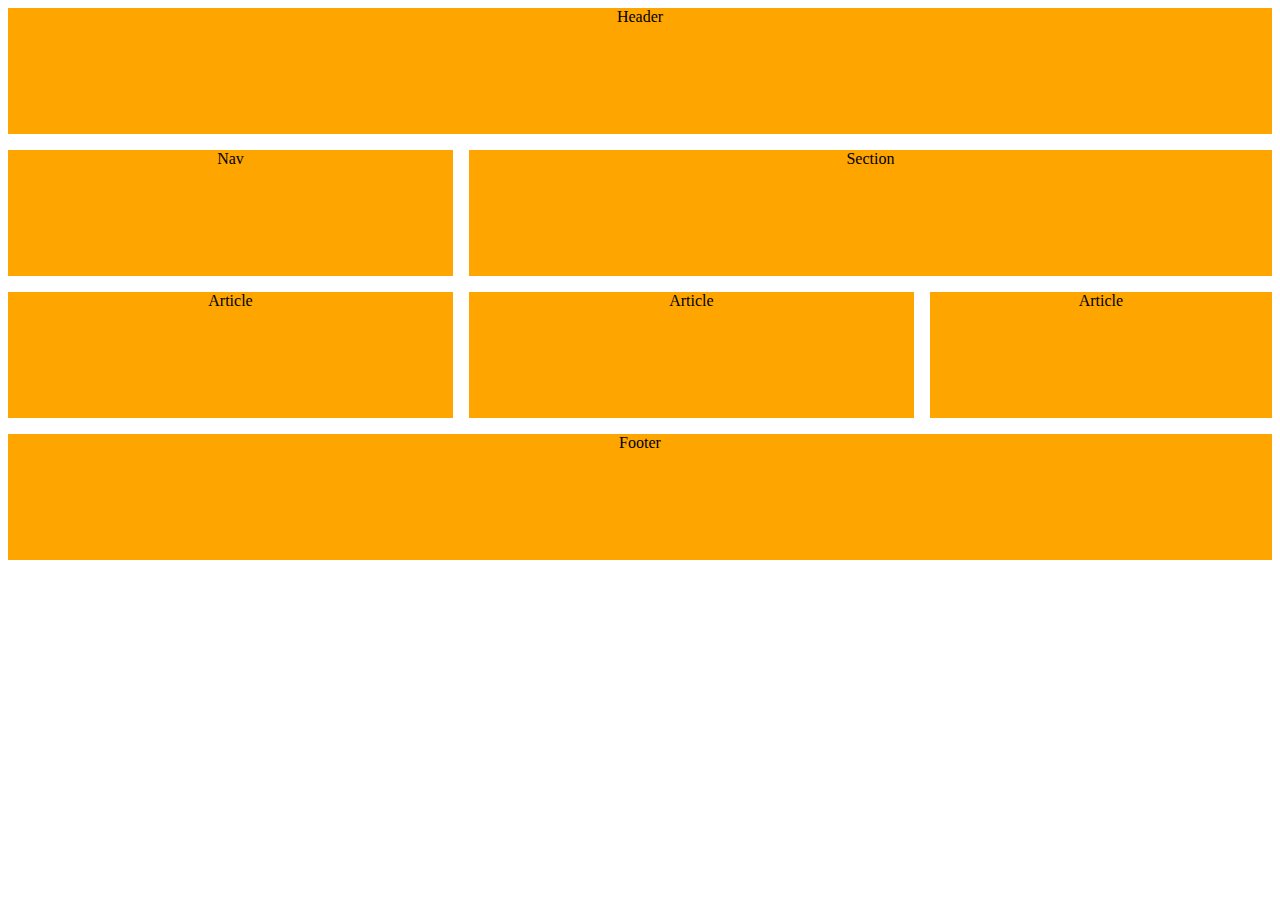
<file: Responsive Designs/Challenge_1/index.html>
<!DOCTYPE html>
<html lang="en" dir="ltr">
  <head>
    <meta charset="utf-8">
    <meta name="viewport" content="width=device-width, initial-scale=1">
    <link rel="stylesheet" href="master.css">
    <link rel="stylesheet" href="responsive.css">
    <title>Grid's responsive</title>
  </head>
  <body>
    <div class="container">
      <div class="one">Header</div>
      <div class="two">Nav</div>
      <div class="three">Section</div>
      <div class="four">Article</div>
      <div class="five">Article</div>
      <div class="six">Article</div>
      <div class="seven">Footer</div>
    </div>
  </body>
</html>
</file>
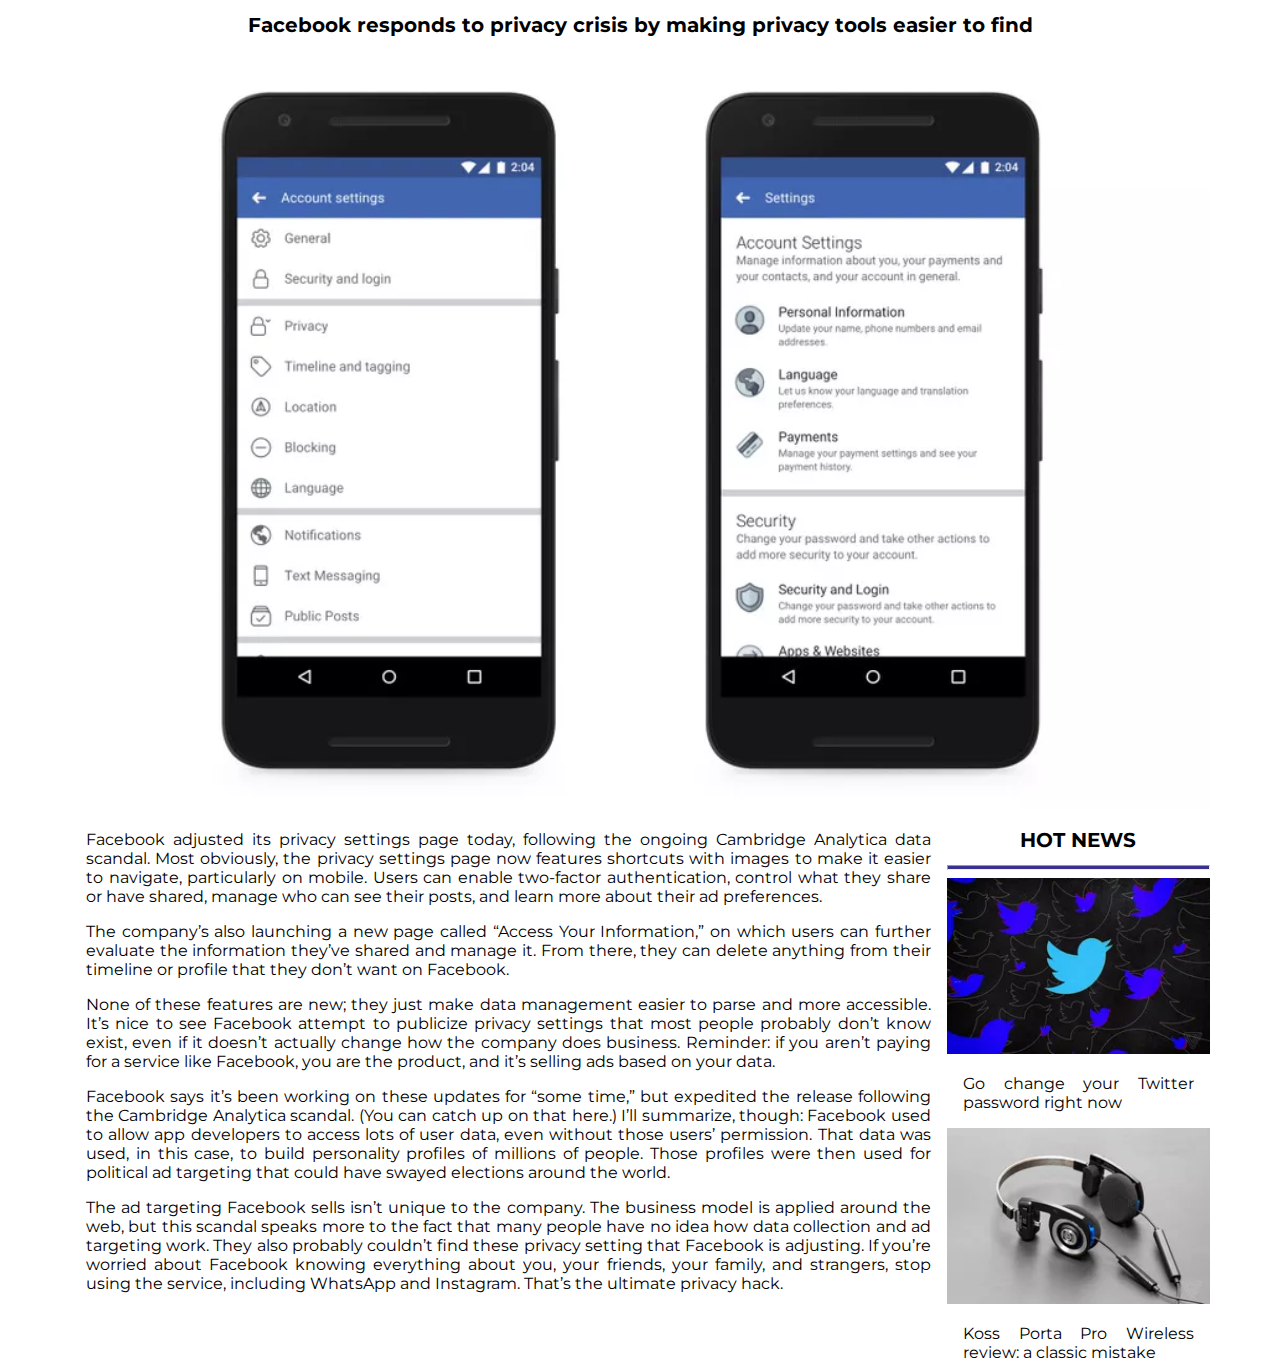
<file: Responsive Designs/Challenge_2/index.html>
<!DOCTYPE html>
<html lang="en" dir="ltr">
  <head>
    <meta charset="utf-8">
    <meta name="viewport" content="width=device-width, initial-scale=1">
    <link rel="stylesheet" href="master.css">
    <link rel="stylesheet" href="responsive.css">
    <link href="https://fonts.googleapis.com/css?family=Montserrat" rel="stylesheet">
    <title>Article</title>
  </head>
  <body>
    <div class="container">
      <h1>Facebook responds to privacy crisis by making privacy tools easier to find</h1>
      <img src="mobile.jpg">
      <div class="content">
        <div class="article">
          <p>Facebook adjusted its privacy settings page today, following the ongoing Cambridge Analytica data scandal. Most obviously, the privacy settings page now features shortcuts with images to make it easier to navigate, particularly on mobile. Users can enable two-factor authentication, control what they share or have shared, manage who can see their posts, and learn more about their ad preferences.</p>
          <p>The company’s also launching a new page called “Access Your Information,” on which users can further evaluate the information they’ve shared and manage it. From there, they can delete anything from their timeline or profile that they don’t want on Facebook.</p>
          <p>None of these features are new; they just make data management easier to parse and more accessible. It’s nice to see Facebook attempt to publicize privacy settings that most people probably don’t know exist, even if it doesn’t actually change how the company does business. Reminder: if you aren’t paying for a service like Facebook, you are the product, and it’s selling ads based on your data.</p>
          <p>Facebook says it’s been working on these updates for “some time,” but expedited the release following the Cambridge Analytica scandal. (You can catch up on that here.) I’ll summarize, though: Facebook used to allow app developers to access lots of user data, even without those users’ permission. That data was used, in this case, to build personality profiles of millions of people. Those profiles were then used for political ad targeting that could have swayed elections around the world.</p>
          <p>The ad targeting Facebook sells isn’t unique to the company. The business model is applied around the web, but this scandal speaks more to the fact that many people have no idea how data collection and ad targeting work. They also probably couldn’t find these privacy setting that Facebook is adjusting. If you’re worried about Facebook knowing everything about you, your friends, your family, and strangers, stop using the service, including WhatsApp and Instagram. That’s the ultimate privacy hack.</p>
        </div>
        <div class="sidebar">
          <h1>HOT NEWS</h1>
          <hr>
          <div class="articles">
            <img src="acastro_180130_1777_0008.0.jpg">
            <p>Go change your Twitter password right now</p>
          </div>
          <div class="articles">
            <img src="akrales_180430_2518_0008.0.jpg">
            <p>Koss Porta Pro Wireless review: a classic mistake</p>
          </div>
        </div>
      </div>

    </div>
  </body>
</html>
</file>
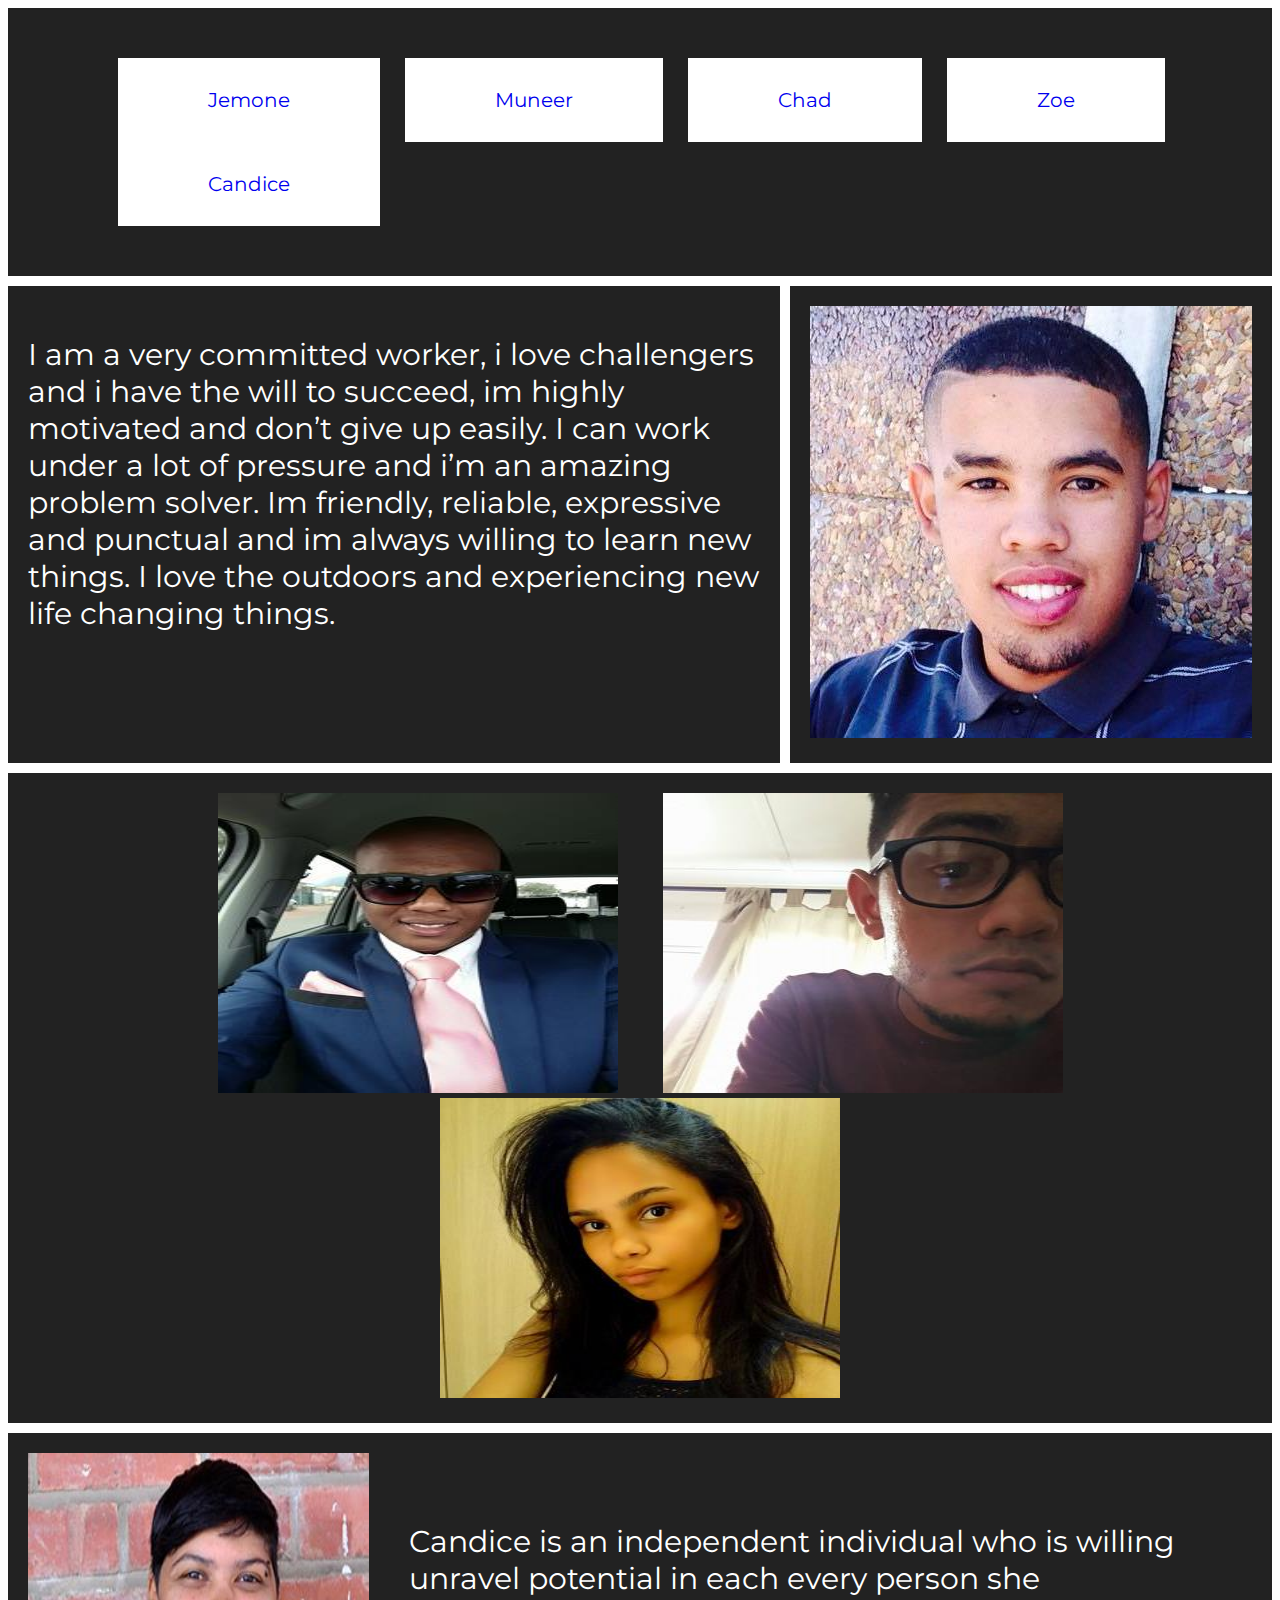
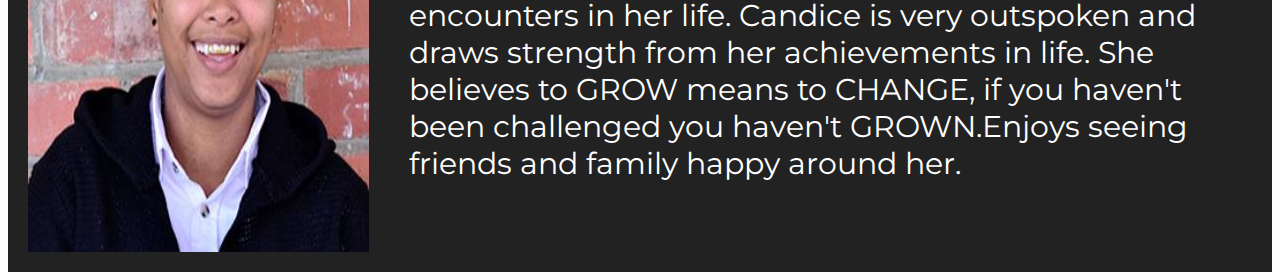
<file: Grids/Challenge_2/gridchallenge_1.html>
<!DOCTYPE html>
<html lang="en" dir="ltr">
  <head>
    <meta charset="utf-8">
    <link rel="stylesheet" href="styles.css">
    <link href="https://fonts.googleapis.com/css?family=Montserrat" rel="stylesheet">
    <title></title>
  </head>
  <body>
    <header id="header">
      <ul class="nav_ul">
        <a href="#header"><li class="nav_li">Jemone</li></a>
        <a href="#section"><li class="nav_li">Muneer</li></a>
        <a href="#section"><li class="nav_li">Chad</li></a>
        <a href="#section"><li class="nav_li">Zoe</li></a>
        <a href="#footer"><li class="nav_li">Candice</li></a>
      </ul>
    </header>

    <article id="article">
      <p>
        I am a very committed worker, i love challengers and i have the will to succeed, im highly motivated and don’t give up easily. I can work under a lot of pressure and i’m an amazing problem solver. Im friendly, reliable, expressive and punctual and im always willing to learn new things. I love the outdoors and experiencing new life changing things.
      </p>
    </article>

    <section id="section">
      <img src="14470380_1398973626799494_7867166025852428365_n.jpg" class="pictures" alt="">
      <img src="14991937_10211089810070965_3555233908664872863_n.jpg" class="pictures" alt="">
      <img src="15698259_1809855419291417_5409991809378520393_n.jpg" class="pictures" alt="">
    </section>

    <side id="side">
          <img src="Jemone.jpg" alt="">
    </side>

    <footer id="footer">
      <img src="lifechoices_candice.jpg" class="footerimage" alt="">
      <div class="paragraph1">
      <p>
        Candice is an independent individual who is willing unravel potential in each every person she encounters in her life. Candice is very outspoken and draws strength from her achievements in life. She believes to GROW means to CHANGE, if you haven't been challenged you haven't GROWN.Enjoys seeing friends and family happy around her.
      </p>
    </div>
    </footer>

  </body>
</html>
</file>
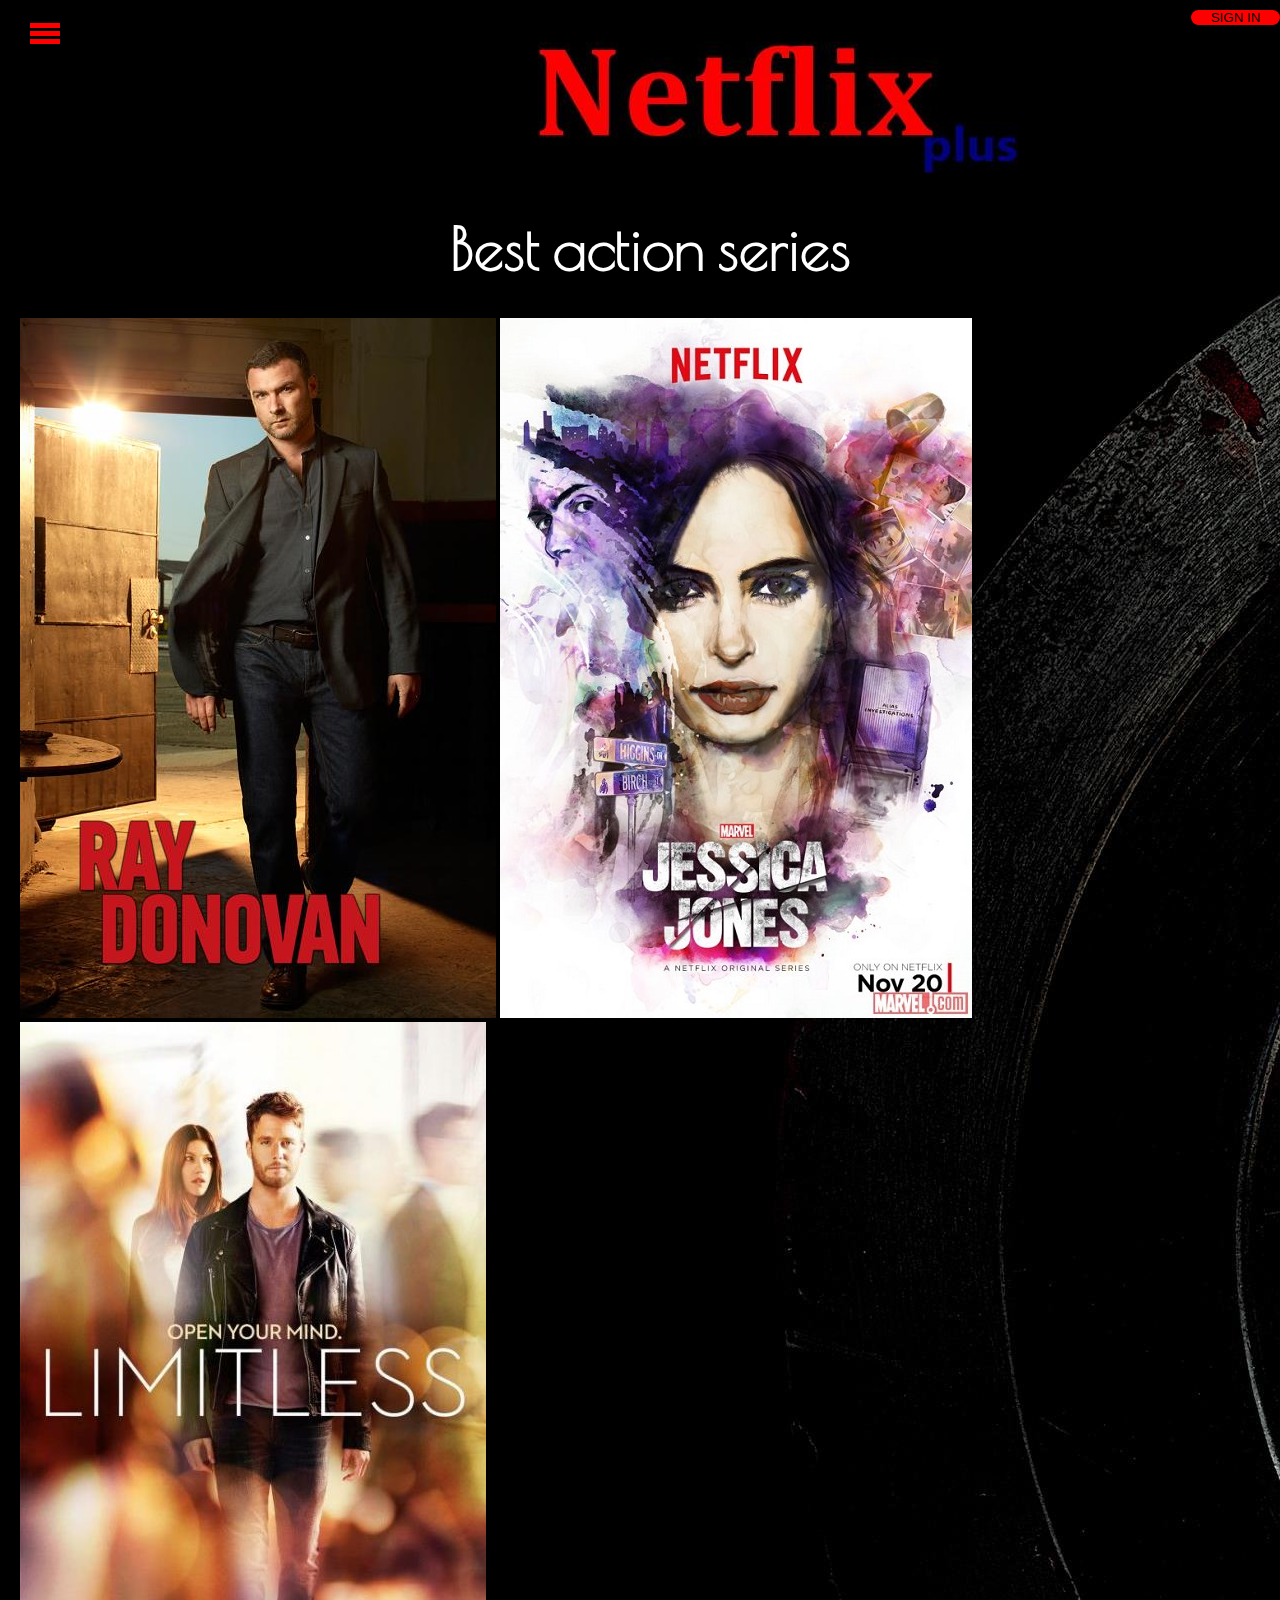
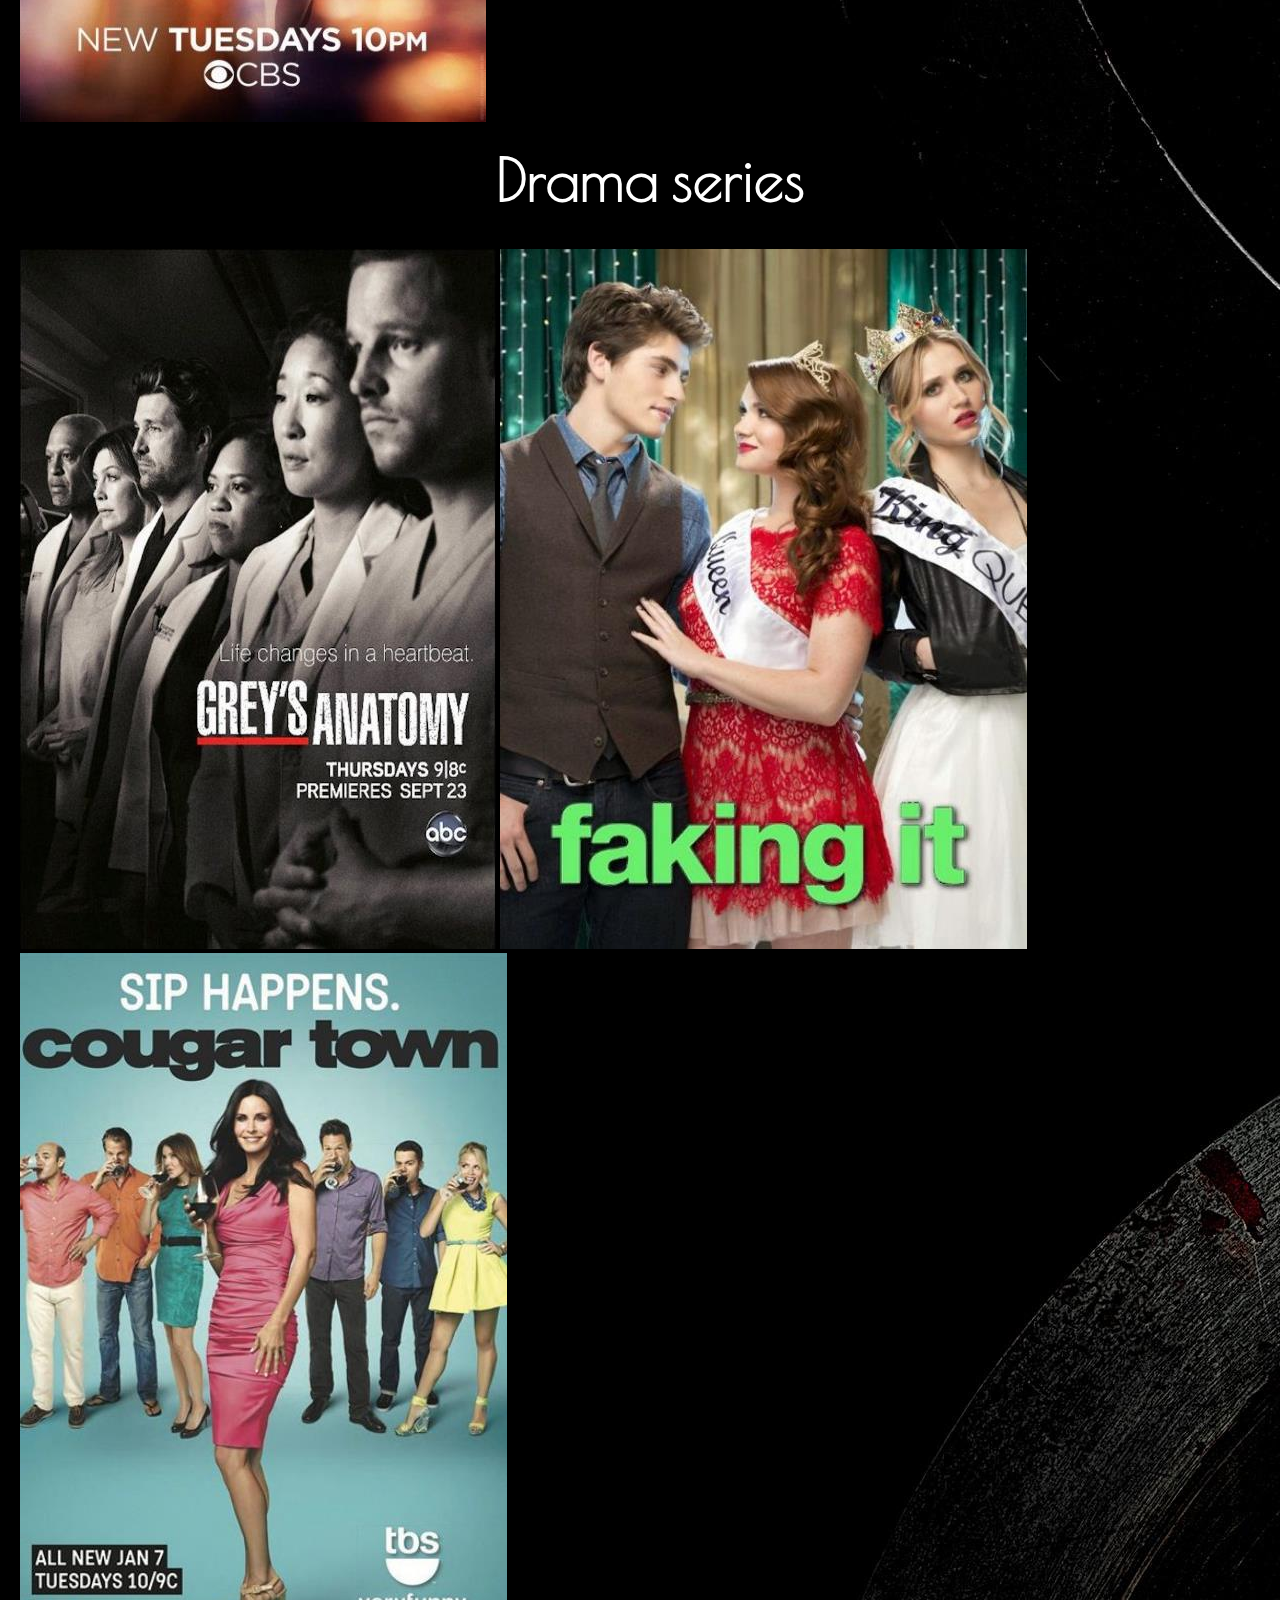
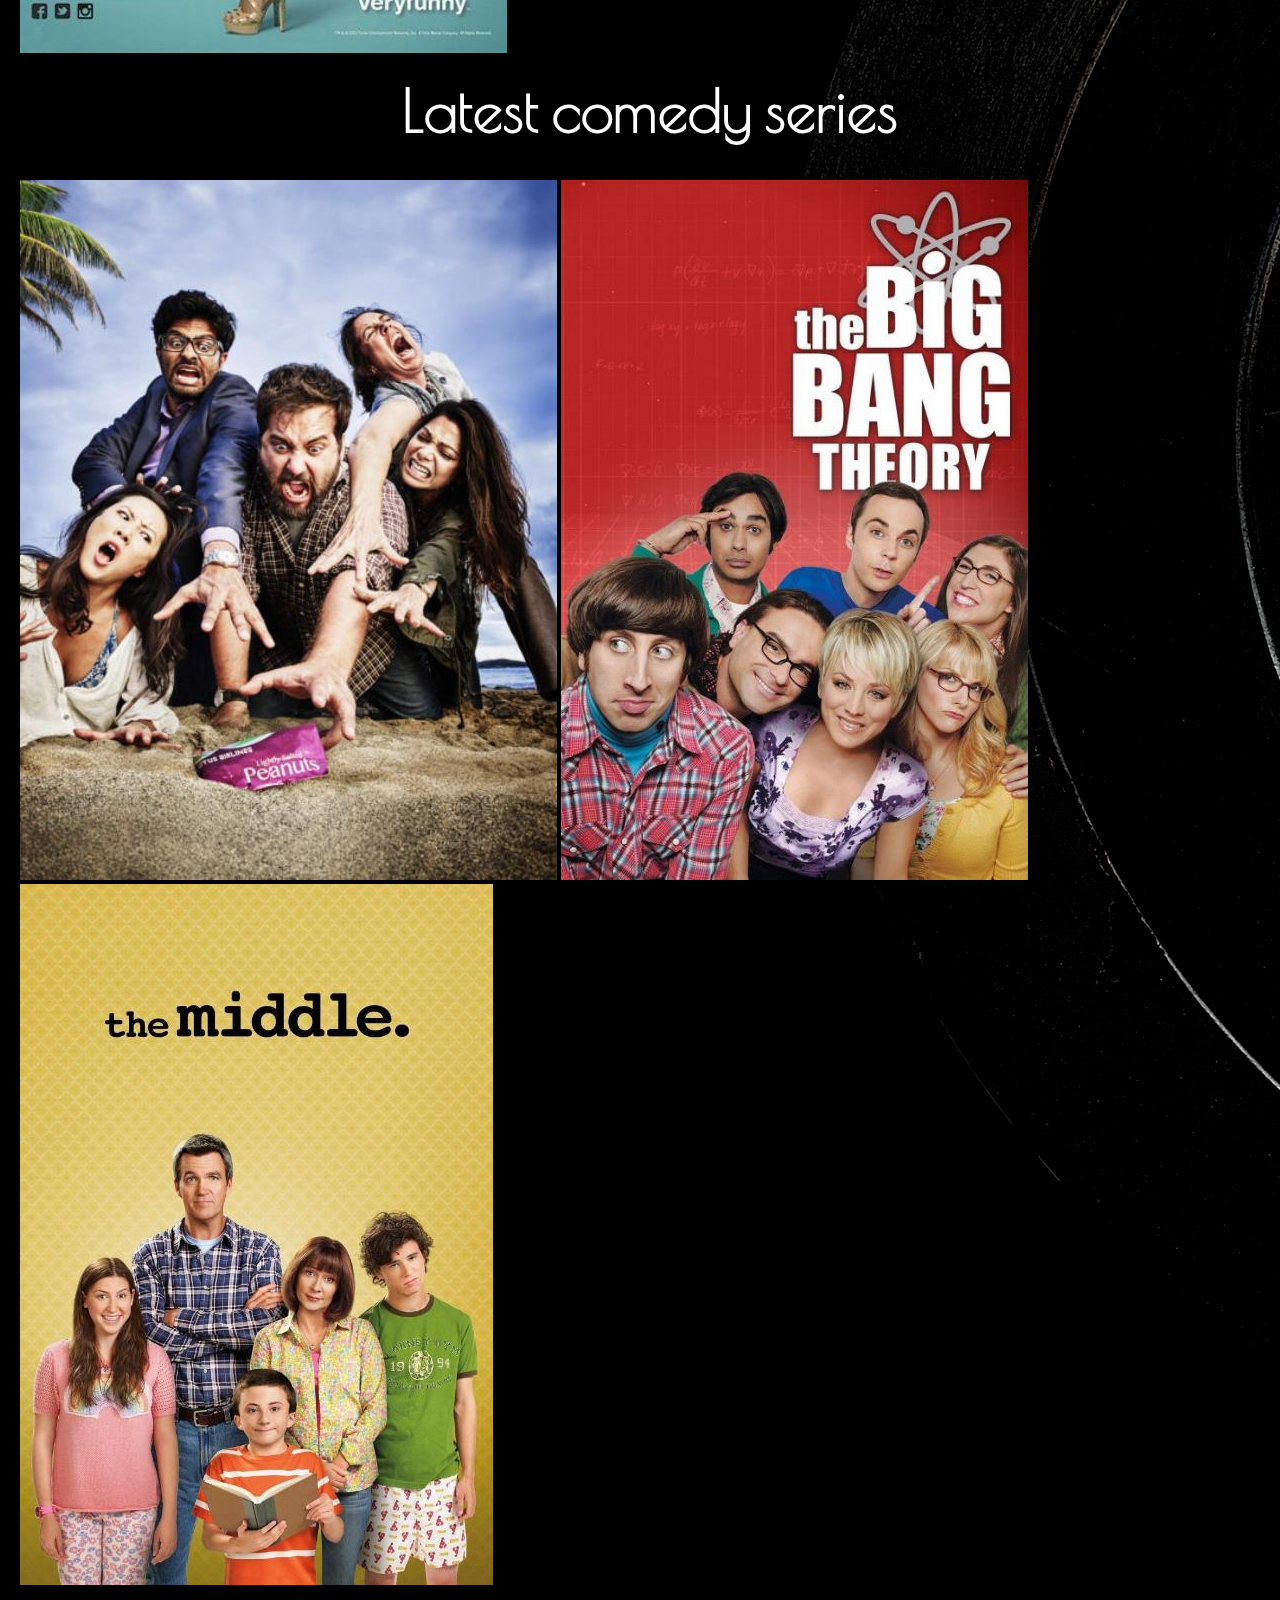
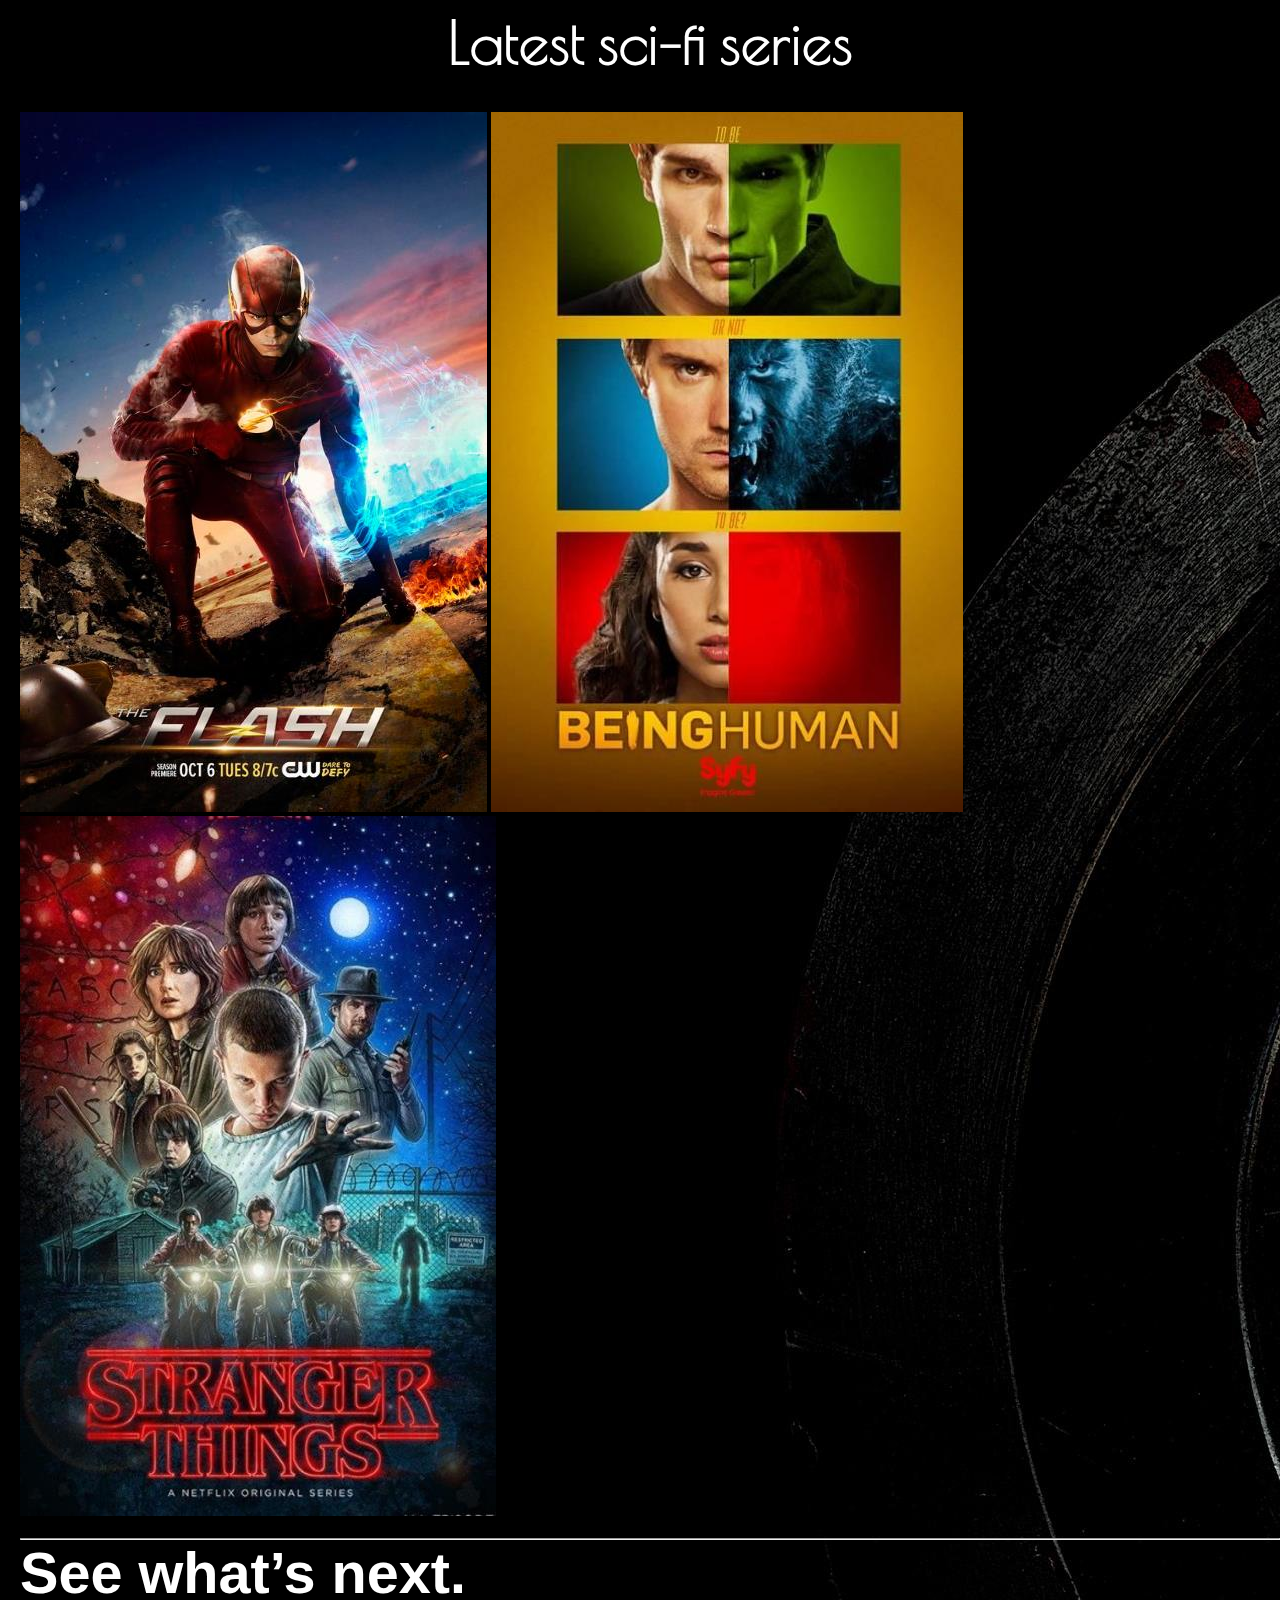
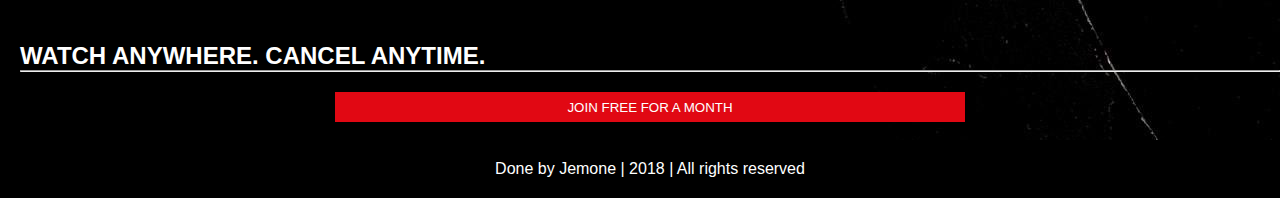
<file: Responsive Designs/Challenge_3/html.html>
<!DOCTYPE html>
<html lang="en" dir="ltr">
  <head>
    <meta charset="utf-8">
    <title></title>
    <link rel="stylesheet" href="styles.css">
    <link href="https://fonts.googleapis.com/css?family=Poiret+One" rel="stylesheet">
    <script src="Java.js"></script>
  </head>
  <body>

    <div id="sidebar">
      <div class="toggle-btn" onclick="toggleSidebar()">
      <span></span>
      <span></span>
      <span></span>
      </div>
      <ul>
        <li></li>
        <a href="#action"><li>Action series</li></a>
        <a href="#drama"><li>Drama series</li></a>
        <a href="#comedy"><li>Comedy series</li></a>
        <a href="#Science-fiction"><li>Science-fiction series</li></a>
        <a href="#join"><li>Join us</li></a>
        <a href="#sign"><li>Back to top</li></a>
      </ul>
    </div>

    <div class="wrapper">
      <button id="sign">SIGN IN</button>
        <img src="Netflixplusnew1.jpg" alt=>

      <!-- <br>
      <br> -->

</div>

    <div class="image">
      <br>
      <br>
<center><h1 id="action">Best action series</h1></center>
<br>
<br>
      <a href="https://en.wikipedia.org/wiki/Ray_Donovan"><img src="ray-donovan-52cbf9196536c.jpg"></a>
      <a href="https://en.wikipedia.org/wiki/Jessica_Jones_(TV_series)"><img src="Marvels-Jessica-Jones-Netflix-TV-Shows-season-one.jpg"></a>
      <a href="https://en.wikipedia.org/wiki/Limitless_(TV_series)"><img src="8492cbedc56020f03176025e49a7f8fa--jennifer-carpenter-bradley-cooper.jpg"></a>
      <br>
      <br>
<center><h1  id="drama">Drama series</h1></center>
<br>
<br>
      <a href="https://en.wikipedia.org/wiki/Grey%27s_Anatomy"><img src="d31f1e07d6f6604c49016ff81bf50eea.jpg"></a>
      <a href="https://en.wikipedia.org/wiki/Faking_It_(U.S._TV_series)"><img src="Faking.It.Poster.jpg"></a>
      <a href="https://en.wikipedia.org/wiki/Cougar_Town"><img src="f8fc0f11f4f4b9d58bb9b788e65d6ce5--cougar-town-tv-series.jpg"></a>
      <br>
      <br>
<center><h1 id="comedy">Latest comedy series</h1></center>
<br>
<br>
      <a href="https://en.wikipedia.org/wiki/Wrecked_(U.S._TV_series)"><img src="wrecked-tbs-canceled-renewed-e1496709465232.jpg"></a>
      <a href="https://en.wikipedia.org/wiki/The_Big_Bang_Theory
"><img src="12982842_f520.jpg"></a>
      <a href="https://en.wikipedia.org/wiki/The_Middle_(TV_series)"><img src="The_Middle_Serie_de_TV-744895670-large.jpg"></a>
<br>
<br>
<center><h1 id="Science-fiction">Latest sci-fi series</h1></center>
<br>
<br>
      <a href="https://en.wikipedia.org/wiki/The_Flash_(2014_TV_series)"><img src="The_Flash_TV_Series_Poster-19.jpg"></a>
      <a href="https://en.wikipedia.org/wiki/Being_Human_(North_American_TV_series)"><img src="84c1725444b158b2fbb47bffeda68b0a.jpg"></a>
      <a href="https://www.imdb.com/title/tt4574334/"><img src="2a442fa0636e284084d56b97f31f42d3.jpg"></a>
<br>
<br>
<hr>
        <h2>See what’s next.</h2>
        <br>
        <br>
        <h3>WATCH ANYWHERE. CANCEL ANYTIME.</h3>
        <hr>
          <button id="join">JOIN FREE FOR A MONTH</button>
          <br>
          <br>
<footer>
<center><p>Done by Jemone | 2018 | All rights reserved</p></center>
</footer>
    </div>
  </body>
</html>
</file>
<file: Responsive Designs/Challenge_1/master.css>
.container {
  width: 100%;
  height: 800px;
  display: grid;
  grid-auto-columns: repeat(7, 1fr);
  grid-template-rows: repeat(6, minmax(0px, auto));
  grid-gap: 1em;
}

.one {
  background-color: green;
  grid-row: 1/1;
  grid-column: 1/12;
  text-align: center;
}

.two {
  background-color: green;
  grid-row: 2/3;
  grid-column: 1/12;
  text-align: center;
}

.three {
  background-color: green;
  grid-row: 3/4;
  grid-column: 1/12;
  text-align: center;
}

.four {
  background-color: green;
  grid-row: 4/5;
  grid-column: 1/12;
  text-align: center;
}

.five {
  background-color: green;
  grid-row: 5/6;
  grid-column: 1/12;
  text-align: center;
}

.six {
  background-color: green;
  grid-row: 6/7;
  grid-column: 1/ 12;
  text-align: center;
}

.seven {
  background-color: green;
  grid-row: 7/7;
  grid-column: 1/12;
  text-align: center;
}
</file>
<file: Responsive Designs/Challenge_1/responsive.css>
@media all and (min-width: 320px) {
  .one {
    background-color: red;
  }
  .two  {
    background-color: red;
  }
  .three  {
    background-color: red;
  }
  .four  {
    background-color: red;
  }
  .five  {
    background-color: red;
  }
  .six  {
    background-color: red;
  }
  .seven  {
    background-color: red;
  }
}

@media all  and (min-width: 768px) {
  .one  {
    background-color: blue;
  }
  .two  {
    background-color: blue;
    grid-column: 1/5;
  }
  .three  {
    background-color: blue;
    grid-row: 2;
    grid-column: 5/12;

  }
  .four  {
    background-color: blue;
    grid-row: 3;
    grid-column: 1/5;
  }
  .five  {
    background-color: blue;
    grid-row: 3;
    grid-column: 5/9;
  }
  .six  {
    background-color: blue;
    grid-row: 3;
    grid-column: 9/12;
  }
  .seven  {
    background-color: blue;
    grid-row: 4;
  }
}

@media all and (min-width: 1140px) {
  .one {
    background-color: orange;
  }
  .two  {
    background-color: orange;
  }
  .three  {
    background-color: orange;
  }
  .four  {
    background-color: orange;
  }
  .five  {
    background-color: orange;
  }
  .six  {
    background-color: orange;
  }
  .seven  {
    background-color: orange;
  }
}
</file>
<file: Responsive Designs/Challenge_2/master.css>
body {
  font-family: 'Montserrat', sans-serif;
}

.container {
  max-width: 1140px;
  margin: 0 auto;
  width: 100%;
  height: 1000px;
}

h1 {
  text-align: center;
}

img {
  margin: auto;
}

.article {
  width: 100%;
  height: auto;
}

hr {
  background-color: #393092;
  height: 3px;
}

.content {
  width: 100%;
  display: flex;
}

.sidebar {
  width: 40%;
  height: 350px;
}

.articles {
  width: 100%;
  height: auto;
}

p {
  text-align: justify;
  padding: 0 1em;
}
</file>
<file: Responsive Designs/Challenge_2/responsive.css>
@media all and (min-width: 320px) {
  h1 {
    font-size: 20px;
  }

  img {
    width: 100%;
  }

  .content {
    flex-direction: column;
  }

  .sidebar {
    width: 100%;
  }
}



@media all and (min-width: 600px) {
  .content {
    flex-direction: row;
  }

  .sidebar {
    width: 30%;
  }
}
</file>
<file: Grids/Challenge_2/styles.css>
body {
  display: grid;
  grid-template-areas:
  "header header header"
  "article article side"
  "section section section"
  "footer footer footer";
  grid-template-columns: repeat(3, 1fr);
  grid-template-rows: repeat(4, 1fr);
  grid-gap: 10px;
  height: 100vh;
  font-family: 'Montserrat', sans-serif;
  font-size: 20px;
 }

 header, article, side, section, footer {
   padding: 20px;
   background: #222;
   color: white;
 }

#header {
  grid-area: header;
  padding: 30px 0 30px 70px;
}

.nav_ul {
  word-spacing: 20px;
}

.nav_li {
  display: inline-block;
  padding: 30px 90px 30px 90px;
  background-color: white;
}

#article {
  grid-area: article;
  font-size: 30px;
}

#side {
  grid-area: side;
}

#section {
  grid-area: section;
  text-align: center;
}

#footer {
  grid-area: footer;
  display: inline-flex;

}

.pictures {
  width: 400px;
  height: 300px;
  padding: 0 20px 0 20px;
}

.paragraph1 {
  padding: 40px;
  font-size: 30px;
}
</file>
<file: Responsive Designs/Challenge_3/styles.css>
*{
  margin: 0px;
  padding: 0px;
  font-family: sans-serif;
}

#sidebar {
  position: fixed;
  width: 200px;
  height: 100%;
  background: #151719;
  /* opacity: 0.9; */
  left: -200px;
  transition: all 500ms linear;
}

#sidebar.active{
  left: 0px;
}

#sidebar ul li {
  /* color:rgba(230,230,230,0.9); */
  color: grey;
/* font-size-adjust: sans-serif;
font-weight: bold;
font-size: 25px; */
  list-style: none;
  padding: 15px 10px;
  /* border-bottom: 1px solid rgba(100, 100, 100, 0.3); */
}

a{
  text-decoration: none;
}
#sidebar .toggle-btn {
  position: absolute;
  left: 230px;
  top: 20px;
}

#sidebar .toggle-btn span {
  display: block;
  width: 30px;
  height: 5px;
  background: red;
  margin: 3px 0px;
}

.image{
margin-left: 20px;
/* display: inline; */
}


body{
  /* background-color: #222; */
  background-image: url("captain-america-shield-3840x2400.jpg");
}



#sign {
  width: 7%;
  height: 8%;
  background-color: red;
  border: none;
  border-radius: 35px;
  justify-content: flex-end;
  margin-left: 93%;
  margin-top: 10px;
}

h1 {
  color: white;
  font-size: 370%;
  font-family: 'Poiret One', cursive;
}

h2 {
  color: white;
  font-size: 360%;
}

h3 {
  color: white;
  font-size: 150%;
}

#join {
  width: 50%;
  background-color: #e10813;
  height: 30px;
  border: none;
  color: white;
  margin-top: 20px;
  margin-left: 25%;
}

.wrapper{
  margin-left: 10px;
}

footer p {
  background-color: black;
  padding: 20px;
  color: white;
}
</file>
